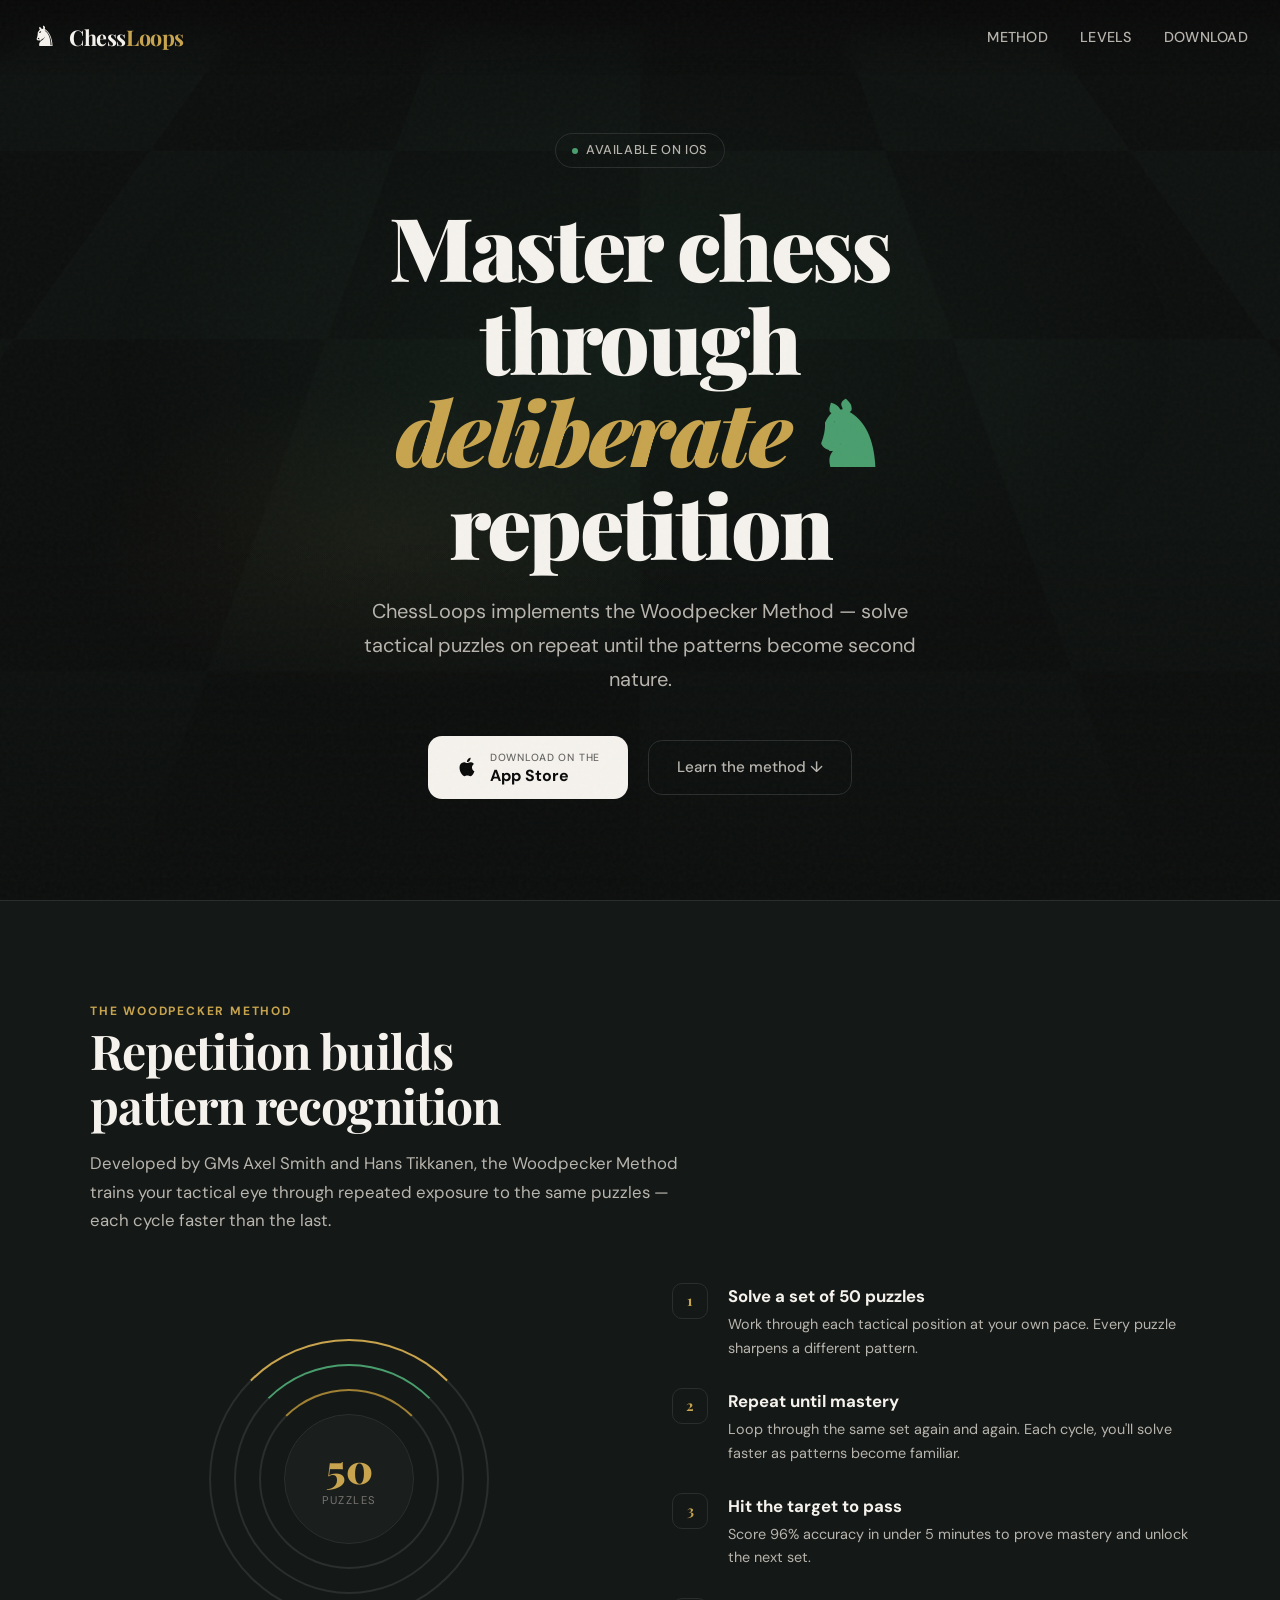
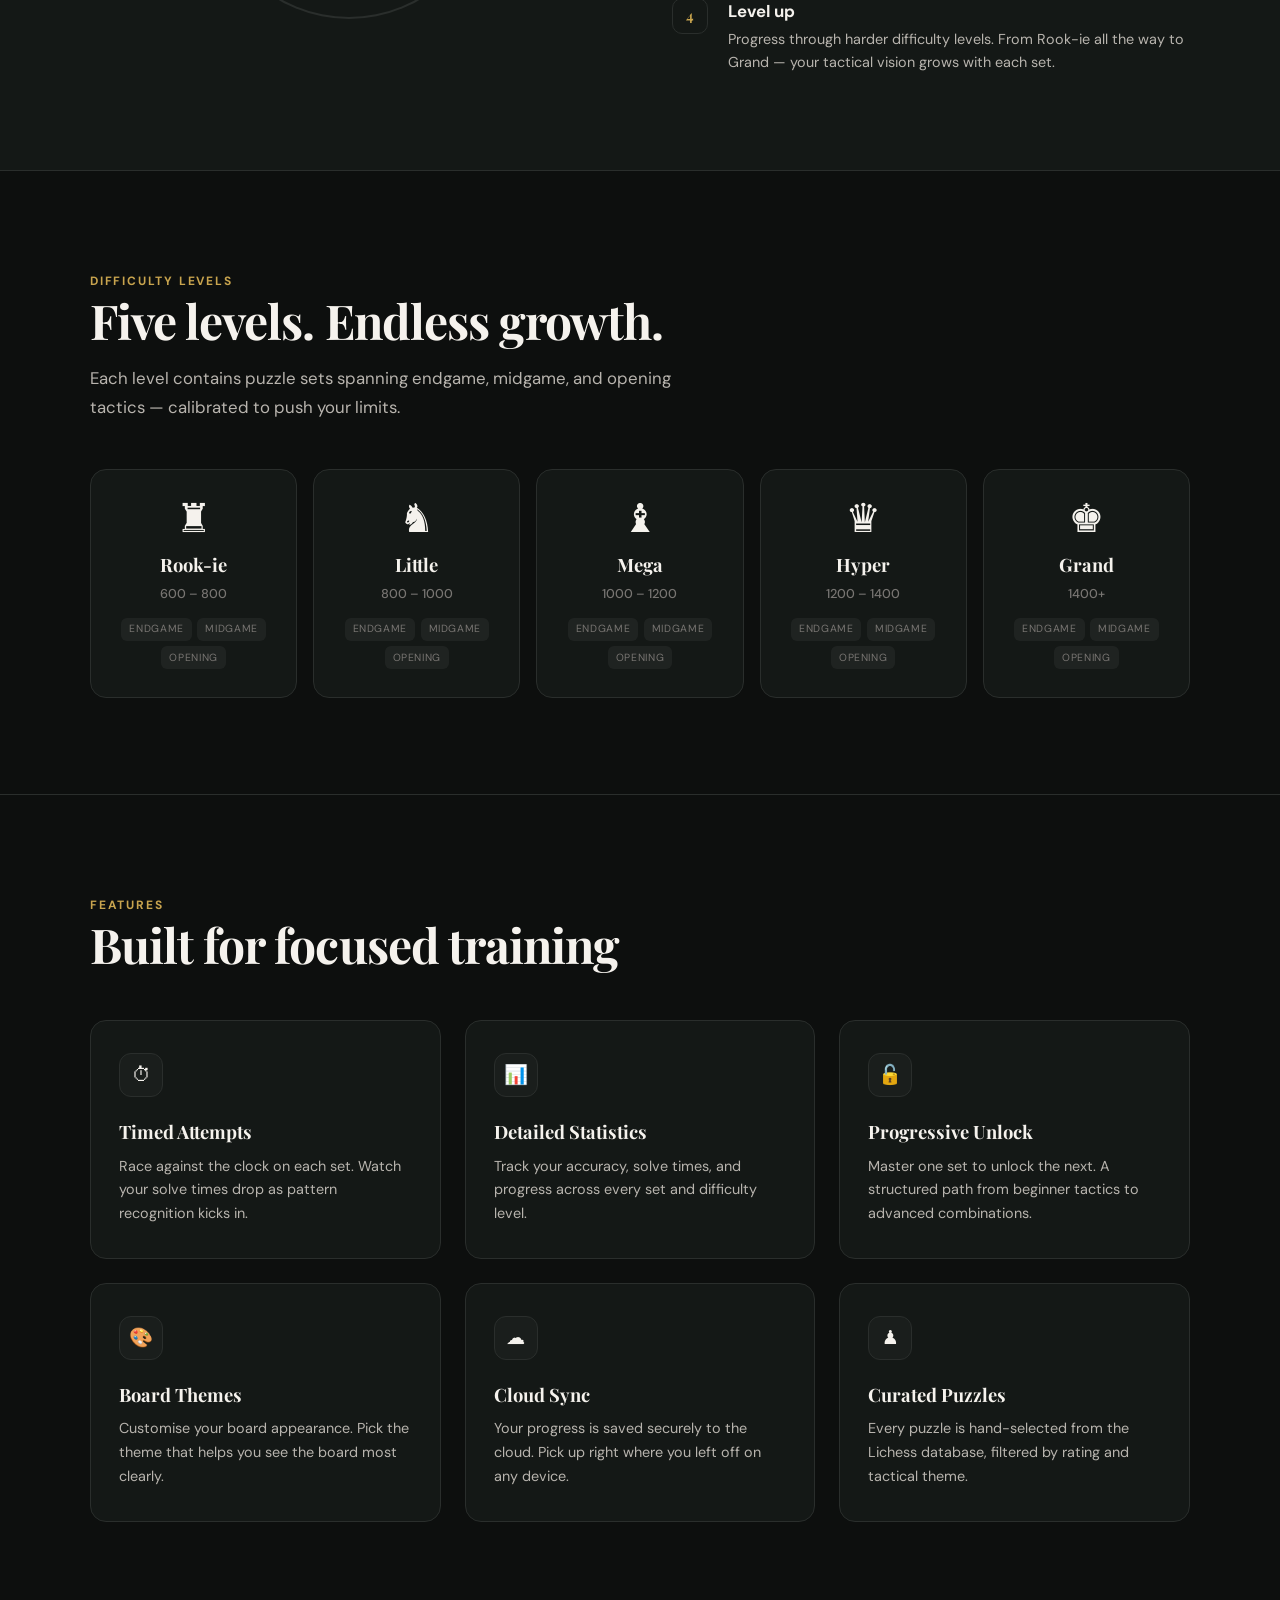
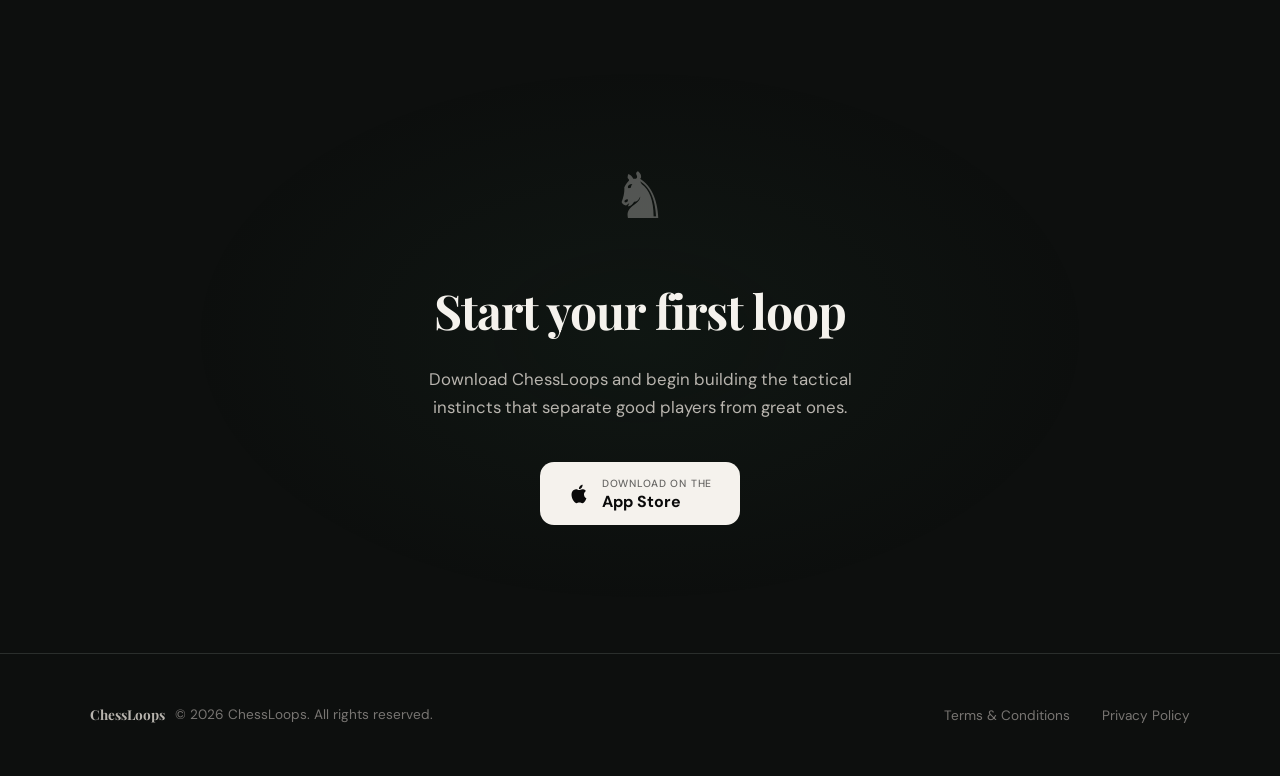
<file: index.html>
<!DOCTYPE html>
<html lang="en">
<head>
  <meta charset="UTF-8">
  <meta name="viewport" content="width=device-width, initial-scale=1.0">
  <meta name="theme-color" content="#141816">
  <title>ChessLoops — Master Chess Through Repetition</title>
  <meta name="description" content="ChessLoops is a chess training app built on the Woodpecker Method. Solve puzzles, build pattern recognition, and master tactics through deliberate repetition.">
  <meta property="og:title" content="ChessLoops — Master Chess Through Repetition">
  <meta property="og:description" content="A chess training app built on the Woodpecker Method. Solve puzzles, build pattern recognition, and master tactics.">
  <meta property="og:type" content="website">
  <meta property="og:url" content="https://chessloops.com">
  <meta property="og:image" content="https://chessloops.com/og-image.png">
  <meta property="og:image:width" content="1200">
  <meta property="og:image:height" content="630">
  <meta property="og:image:alt" content="ChessLoops — a knight glyph next to the wordmark, with the tagline: solve tactical puzzles on repeat until the patterns become second nature.">
  <meta name="twitter:card" content="summary_large_image">
  <meta name="twitter:title" content="ChessLoops — Master Chess Through Repetition">
  <meta name="twitter:description" content="A chess training app built on the Woodpecker Method. Solve puzzles, build pattern recognition, and master tactics.">
  <meta name="twitter:image" content="https://chessloops.com/og-image.png">
  <link rel="canonical" href="https://chessloops.com">
  <link rel="icon" type="image/svg+xml" href="favicon.svg">
  <link rel="alternate icon" href="favicon.ico">
  <link rel="apple-touch-icon" href="apple-touch-icon.png">
  <link rel="preconnect" href="https://fonts.googleapis.com">
  <link rel="preconnect" href="https://fonts.gstatic.com" crossorigin>
  <link rel="stylesheet" href="https://fonts.googleapis.com/css2?family=Playfair+Display:ital,wght@0,400;0,700;0,900;1,400&family=DM+Sans:ital,wght@0,400;0,500;0,700;1,400&display=swap">
  <link rel="stylesheet" href="styles.css">
</head>
<body>

  <!-- Navigation -->
  <nav class="nav">
    <a href="/" class="nav-logo">
      <span class="nav-logo-icon">♞</span>
      <span class="nav-logo-text">Chess<span>Loops</span></span>
    </a>
    <ul class="nav-links">
      <li><a href="#method">Method</a></li>
      <li><a href="#levels">Levels</a></li>
      <li><a href="https://apps.apple.com/us/app/chessloops/id6758915748">Download</a></li>
    </ul>
  </nav>

  <!-- Hero -->
  <section class="hero">
    <div class="hero-board-bg" aria-hidden="true">
      <div class="sq"></div><div class="sq sq-dark"></div><div class="sq"></div><div class="sq sq-dark"></div><div class="sq"></div><div class="sq sq-dark"></div><div class="sq"></div><div class="sq sq-dark"></div>
      <div class="sq sq-dark"></div><div class="sq"></div><div class="sq sq-dark"></div><div class="sq"></div><div class="sq sq-dark"></div><div class="sq"></div><div class="sq sq-dark"></div><div class="sq"></div>
      <div class="sq"></div><div class="sq sq-dark"></div><div class="sq"></div><div class="sq sq-dark"></div><div class="sq"></div><div class="sq sq-dark"></div><div class="sq"></div><div class="sq sq-dark"></div>
      <div class="sq sq-dark"></div><div class="sq"></div><div class="sq sq-dark"></div><div class="sq"></div><div class="sq sq-dark"></div><div class="sq"></div><div class="sq sq-dark"></div><div class="sq"></div>
      <div class="sq"></div><div class="sq sq-dark"></div><div class="sq"></div><div class="sq sq-dark"></div><div class="sq"></div><div class="sq sq-dark"></div><div class="sq"></div><div class="sq sq-dark"></div>
      <div class="sq sq-dark"></div><div class="sq"></div><div class="sq sq-dark"></div><div class="sq"></div><div class="sq sq-dark"></div><div class="sq"></div><div class="sq sq-dark"></div><div class="sq"></div>
      <div class="sq"></div><div class="sq sq-dark"></div><div class="sq"></div><div class="sq sq-dark"></div><div class="sq"></div><div class="sq sq-dark"></div><div class="sq"></div><div class="sq sq-dark"></div>
      <div class="sq sq-dark"></div><div class="sq"></div><div class="sq sq-dark"></div><div class="sq"></div><div class="sq sq-dark"></div><div class="sq"></div><div class="sq sq-dark"></div><div class="sq"></div>
    </div>
    <div class="hero-gradient"></div>

    <div class="hero-content">
      <a
        href="https://apps.apple.com/us/app/chessloops/id6758915748"
        class="hero-badge"
        target="_blank"
        rel="noopener noreferrer"
        aria-label="Download ChessLoops on the App Store"
      >
        <span class="hero-badge-dot"></span>
        Available on iOS
      </a>
      <h1>Master chess through<br><span class="accent">deliberate</span> <span class="piece">♞</span> repetition</h1>
      <p class="hero-subtitle">
        ChessLoops implements the Woodpecker Method — solve tactical puzzles on repeat until the patterns become second nature.
      </p>
      <div class="hero-actions">
        <a href="https://apps.apple.com/us/app/chessloops/id6758915748" class="btn-appstore">
          <svg viewBox="0 0 24 24" fill="currentColor"><path d="M18.71 19.5c-.83 1.24-1.71 2.45-3.05 2.47-1.34.03-1.77-.79-3.29-.79-1.53 0-2 .77-3.27.82-1.31.05-2.3-1.32-3.14-2.53C4.25 17 2.94 12.45 4.7 9.39c.87-1.52 2.43-2.48 4.12-2.51 1.28-.02 2.5.87 3.29.87.78 0 2.26-1.07 3.8-.91.65.03 2.47.26 3.64 1.98-.09.06-2.17 1.28-2.15 3.81.03 3.02 2.65 4.03 2.68 4.04-.03.07-.42 1.44-1.38 2.83M13 3.5c.73-.83 1.94-1.46 2.94-1.5.13 1.17-.34 2.35-1.04 3.19-.69.85-1.83 1.51-2.95 1.42-.15-1.15.41-2.35 1.05-3.11z"/></svg>
          <div>
            <span class="btn-text-sub">Download on the</span>
            <span class="btn-text-main">App Store</span>
          </div>
        </a>
        <a href="#method" class="btn-outline">
          Learn the method ↓
        </a>
      </div>
    </div>
  </section>

  <!-- Method Section -->
  <section class="section method" id="method">
    <div class="section-inner">
      <div class="reveal">
        <span class="section-label">The Woodpecker Method</span>
        <h2 class="section-heading">Repetition builds<br>pattern recognition</h2>
        <p class="section-desc">
          Developed by GMs Axel Smith and Hans Tikkanen, the Woodpecker Method trains your tactical eye through repeated exposure to the same puzzles — each cycle faster than the last.
        </p>
      </div>

      <div class="method-grid">
        <div class="method-visual reveal">
          <div class="method-loop">
            <div class="method-loop-ring"></div>
            <div class="method-loop-ring"></div>
            <div class="method-loop-ring"></div>
            <div class="method-loop-center">
              <span class="method-loop-number">50</span>
              <span class="method-loop-label">Puzzles</span>
            </div>
          </div>
        </div>
        <div class="method-steps reveal">
          <div class="method-step">
            <span class="method-step-num">1</span>
            <div>
              <h3>Solve a set of 50 puzzles</h3>
              <p>Work through each tactical position at your own pace. Every puzzle sharpens a different pattern.</p>
            </div>
          </div>
          <div class="method-step">
            <span class="method-step-num">2</span>
            <div>
              <h3>Repeat until mastery</h3>
              <p>Loop through the same set again and again. Each cycle, you'll solve faster as patterns become familiar.</p>
            </div>
          </div>
          <div class="method-step">
            <span class="method-step-num">3</span>
            <div>
              <h3>Hit the target to pass</h3>
              <p>Score 96% accuracy in under 5 minutes to prove mastery and unlock the next set.</p>
            </div>
          </div>
          <div class="method-step">
            <span class="method-step-num">4</span>
            <div>
              <h3>Level up</h3>
              <p>Progress through harder difficulty levels. From Rook-ie all the way to Grand — your tactical vision grows with each set.</p>
            </div>
          </div>
        </div>
      </div>
    </div>
  </section>

  <!-- Levels Section -->
  <section class="section" id="levels">
    <div class="section-inner">
      <div class="reveal">
        <span class="section-label">Difficulty Levels</span>
        <h2 class="section-heading">Five levels. Endless growth.</h2>
        <p class="section-desc">
          Each level contains puzzle sets spanning endgame, midgame, and opening tactics — calibrated to push your limits.
        </p>
      </div>

      <div class="levels-grid reveal">
        <div class="level-card">
          <div class="level-piece">♜</div>
          <div class="level-name">Rook-ie</div>
          <div class="level-rating">600 – 800</div>
          <div class="level-phases">
            <span class="level-phase-tag">Endgame</span>
            <span class="level-phase-tag">Midgame</span>
            <span class="level-phase-tag">Opening</span>
          </div>
        </div>
        <div class="level-card">
          <div class="level-piece">♞</div>
          <div class="level-name">Little</div>
          <div class="level-rating">800 – 1000</div>
          <div class="level-phases">
            <span class="level-phase-tag">Endgame</span>
            <span class="level-phase-tag">Midgame</span>
            <span class="level-phase-tag">Opening</span>
          </div>
        </div>
        <div class="level-card">
          <div class="level-piece">♝</div>
          <div class="level-name">Mega</div>
          <div class="level-rating">1000 – 1200</div>
          <div class="level-phases">
            <span class="level-phase-tag">Endgame</span>
            <span class="level-phase-tag">Midgame</span>
            <span class="level-phase-tag">Opening</span>
          </div>
        </div>
        <div class="level-card">
          <div class="level-piece">♛</div>
          <div class="level-name">Hyper</div>
          <div class="level-rating">1200 – 1400</div>
          <div class="level-phases">
            <span class="level-phase-tag">Endgame</span>
            <span class="level-phase-tag">Midgame</span>
            <span class="level-phase-tag">Opening</span>
          </div>
        </div>
        <div class="level-card">
          <div class="level-piece">♚</div>
          <div class="level-name">Grand</div>
          <div class="level-rating">1400+</div>
          <div class="level-phases">
            <span class="level-phase-tag">Endgame</span>
            <span class="level-phase-tag">Midgame</span>
            <span class="level-phase-tag">Opening</span>
          </div>
        </div>
      </div>
    </div>
  </section>

  <!-- Features Section -->
  <section class="section" style="border-top: 1px solid var(--dark-border);">
    <div class="section-inner">
      <div class="reveal">
        <span class="section-label">Features</span>
        <h2 class="section-heading">Built for focused training</h2>
      </div>

      <div class="features-grid reveal">
        <div class="feature-card">
          <div class="feature-icon">⏱</div>
          <h3>Timed Attempts</h3>
          <p>Race against the clock on each set. Watch your solve times drop as pattern recognition kicks in.</p>
        </div>
        <div class="feature-card">
          <div class="feature-icon">📊</div>
          <h3>Detailed Statistics</h3>
          <p>Track your accuracy, solve times, and progress across every set and difficulty level.</p>
        </div>
        <div class="feature-card">
          <div class="feature-icon">🔓</div>
          <h3>Progressive Unlock</h3>
          <p>Master one set to unlock the next. A structured path from beginner tactics to advanced combinations.</p>
        </div>
        <div class="feature-card">
          <div class="feature-icon">🎨</div>
          <h3>Board Themes</h3>
          <p>Customise your board appearance. Pick the theme that helps you see the board most clearly.</p>
        </div>
        <div class="feature-card">
          <div class="feature-icon">☁️</div>
          <h3>Cloud Sync</h3>
          <p>Your progress is saved securely to the cloud. Pick up right where you left off on any device.</p>
        </div>
        <div class="feature-card">
          <div class="feature-icon">♟</div>
          <h3>Curated Puzzles</h3>
          <p>Every puzzle is hand-selected from the Lichess database, filtered by rating and tactical theme.</p>
        </div>
      </div>
    </div>
  </section>

  <!-- CTA Section -->
  <section class="cta">
    <div class="reveal">
      <span class="cta-piece" aria-hidden="true">♞</span>
      <h2>Start your first loop</h2>
      <p>Download ChessLoops and begin building the tactical instincts that separate good players from great ones.</p>
      <a href="https://apps.apple.com/us/app/chessloops/id6758915748" class="btn-appstore">
        <svg viewBox="0 0 24 24" fill="currentColor" width="22" height="22"><path d="M18.71 19.5c-.83 1.24-1.71 2.45-3.05 2.47-1.34.03-1.77-.79-3.29-.79-1.53 0-2 .77-3.27.82-1.31.05-2.3-1.32-3.14-2.53C4.25 17 2.94 12.45 4.7 9.39c.87-1.52 2.43-2.48 4.12-2.51 1.28-.02 2.5.87 3.29.87.78 0 2.26-1.07 3.8-.91.65.03 2.47.26 3.64 1.98-.09.06-2.17 1.28-2.15 3.81.03 3.02 2.65 4.03 2.68 4.04-.03.07-.42 1.44-1.38 2.83M13 3.5c.73-.83 1.94-1.46 2.94-1.5.13 1.17-.34 2.35-1.04 3.19-.69.85-1.83 1.51-2.95 1.42-.15-1.15.41-2.35 1.05-3.11z"/></svg>
        <div>
          <span class="btn-text-sub">Download on the</span>
          <span class="btn-text-main">App Store</span>
        </div>
      </a>
    </div>
  </section>

  <!-- Footer -->
  <footer class="footer">
    <div class="footer-inner">
      <div class="footer-brand">
        <span>ChessLoops</span>
        &copy; 2026 ChessLoops. All rights reserved.
      </div>
      <ul class="footer-links">
        <li><a href="terms.html">Terms &amp; Conditions</a></li>
        <li><a href="privacy.html">Privacy Policy</a></li>
      </ul>
    </div>
  </footer>

  <script>
    // Scroll reveal
    const observer = new IntersectionObserver((entries) => {
      entries.forEach(entry => {
        if (entry.isIntersecting) {
          entry.target.classList.add('visible');
        }
      });
    }, { threshold: 0.15 });

    document.querySelectorAll('.reveal').forEach(el => observer.observe(el));
  </script>

</body>
</html>
</file>
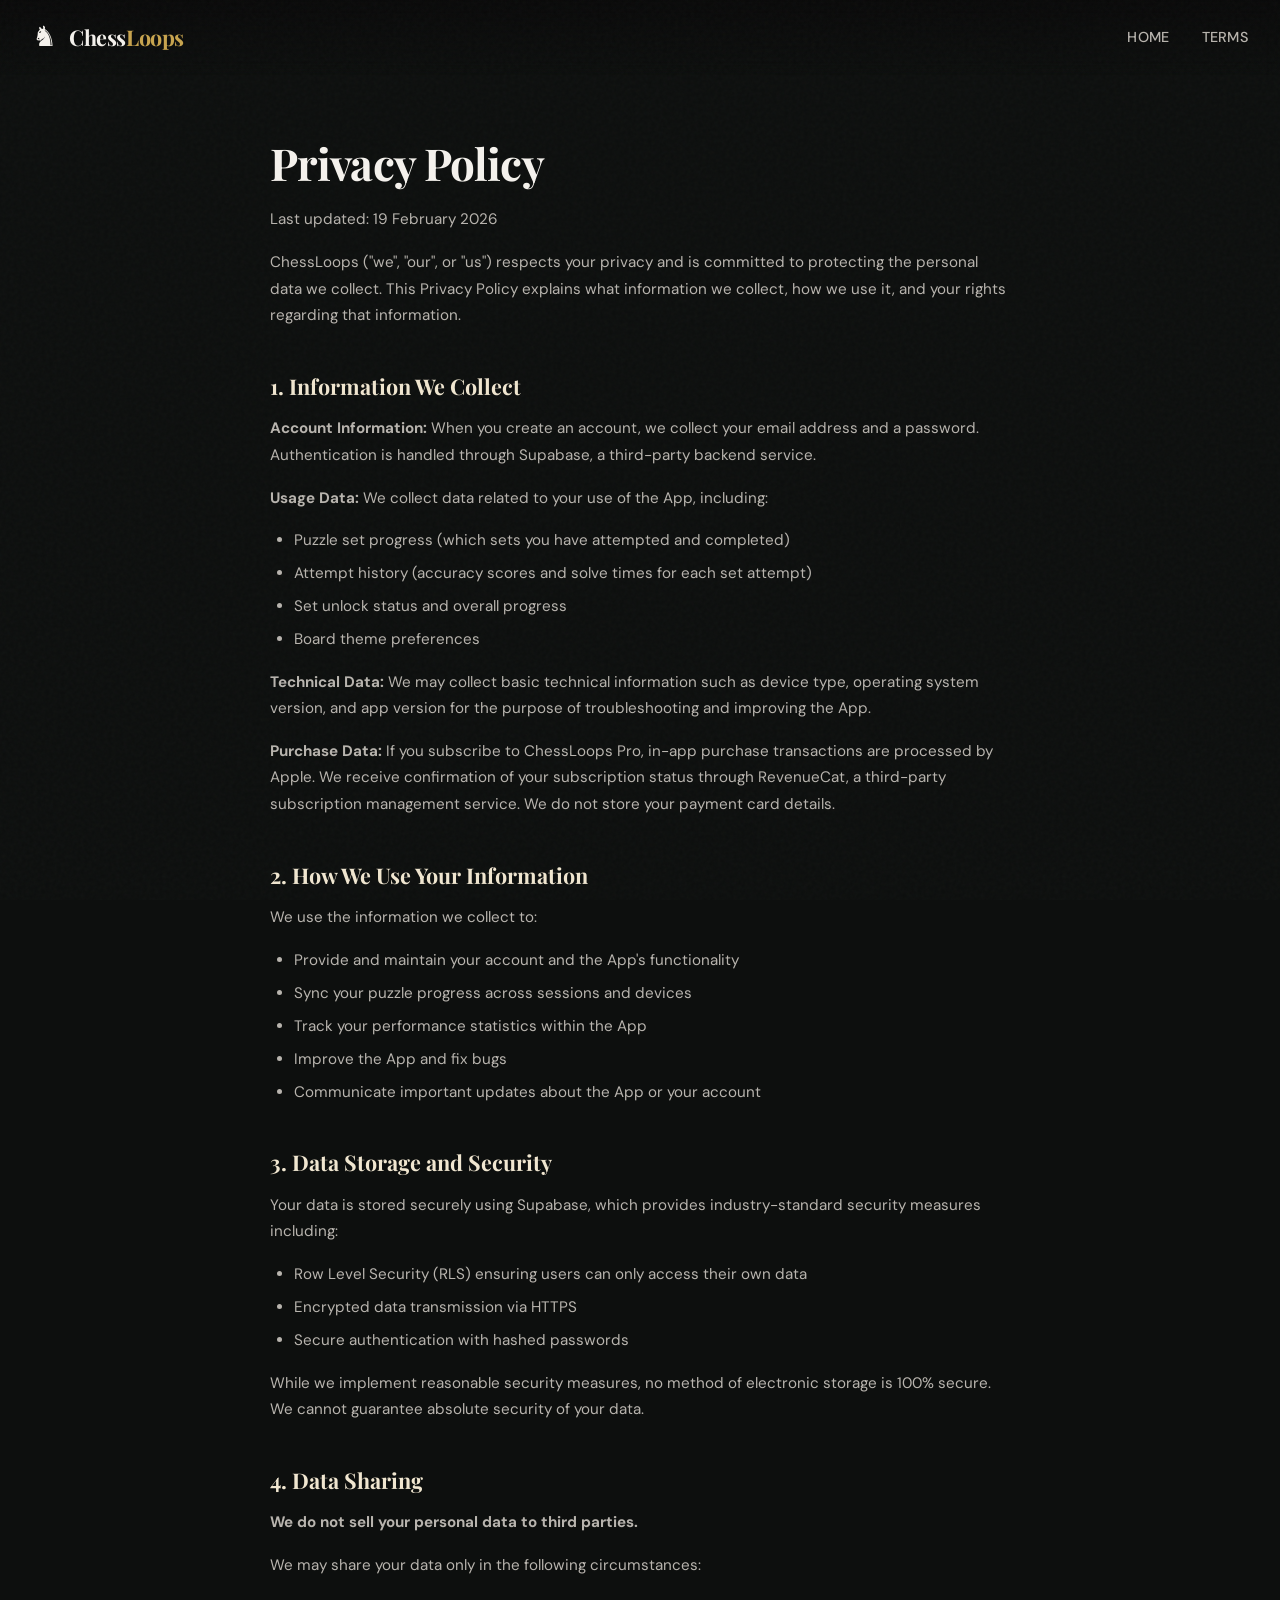
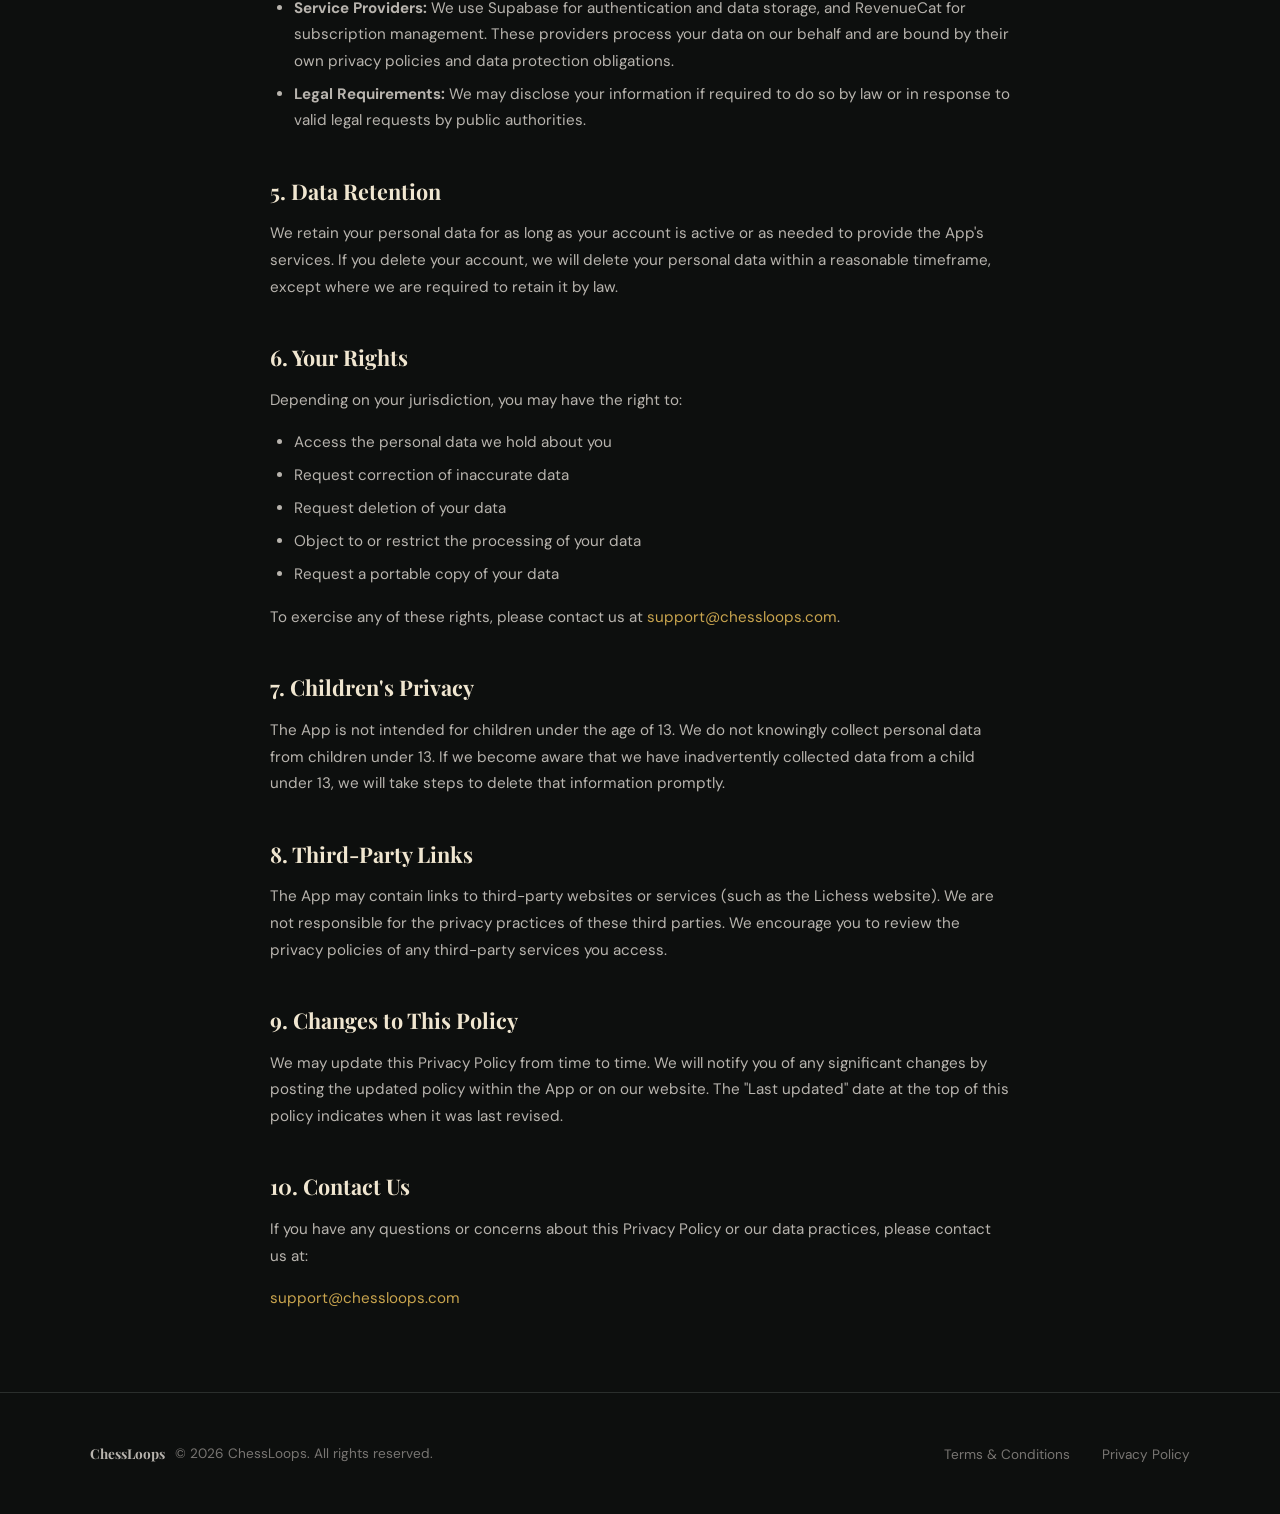
<file: privacy.html>
<!DOCTYPE html>
<html lang="en">
<head>
  <meta charset="UTF-8">
  <meta name="viewport" content="width=device-width, initial-scale=1.0">
  <meta name="theme-color" content="#141816">
  <title>Privacy Policy — ChessLoops</title>
  <meta name="description" content="Privacy Policy for ChessLoops mobile application.">
  <link rel="canonical" href="https://chessloops.com/privacy.html">
  <link rel="icon" type="image/svg+xml" href="favicon.svg">
  <link rel="alternate icon" href="favicon.ico">
  <link rel="apple-touch-icon" href="apple-touch-icon.png">
  <link rel="preconnect" href="https://fonts.googleapis.com">
  <link rel="preconnect" href="https://fonts.gstatic.com" crossorigin>
  <link rel="stylesheet" href="https://fonts.googleapis.com/css2?family=Playfair+Display:ital,wght@0,400;0,700;0,900;1,400&family=DM+Sans:ital,wght@0,400;0,500;0,700;1,400&display=swap">
  <link rel="stylesheet" href="styles.css">
</head>
<body>

  <nav class="nav">
    <a href="/" class="nav-logo">
      <span class="nav-logo-icon">♞</span>
      <span class="nav-logo-text">Chess<span>Loops</span></span>
    </a>
    <ul class="nav-links">
      <li><a href="/">Home</a></li>
      <li><a href="terms.html">Terms</a></li>
    </ul>
  </nav>

  <main class="legal-page">
    <div class="legal-inner">
      <h1>Privacy Policy</h1>
      <p class="legal-date">Last updated: 19 February 2026</p>

      <p>ChessLoops ("we", "our", or "us") respects your privacy and is committed to protecting the personal data we collect. This Privacy Policy explains what information we collect, how we use it, and your rights regarding that information.</p>

      <h2>1. Information We Collect</h2>

      <p><strong>Account Information:</strong> When you create an account, we collect your email address and a password. Authentication is handled through Supabase, a third-party backend service.</p>

      <p><strong>Usage Data:</strong> We collect data related to your use of the App, including:</p>
      <ul>
        <li>Puzzle set progress (which sets you have attempted and completed)</li>
        <li>Attempt history (accuracy scores and solve times for each set attempt)</li>
        <li>Set unlock status and overall progress</li>
        <li>Board theme preferences</li>
      </ul>

      <p><strong>Technical Data:</strong> We may collect basic technical information such as device type, operating system version, and app version for the purpose of troubleshooting and improving the App.</p>

      <p><strong>Purchase Data:</strong> If you subscribe to ChessLoops Pro, in-app purchase transactions are processed by Apple. We receive confirmation of your subscription status through RevenueCat, a third-party subscription management service. We do not store your payment card details.</p>

      <h2>2. How We Use Your Information</h2>
      <p>We use the information we collect to:</p>
      <ul>
        <li>Provide and maintain your account and the App's functionality</li>
        <li>Sync your puzzle progress across sessions and devices</li>
        <li>Track your performance statistics within the App</li>
        <li>Improve the App and fix bugs</li>
        <li>Communicate important updates about the App or your account</li>
      </ul>

      <h2>3. Data Storage and Security</h2>
      <p>Your data is stored securely using Supabase, which provides industry-standard security measures including:</p>
      <ul>
        <li>Row Level Security (RLS) ensuring users can only access their own data</li>
        <li>Encrypted data transmission via HTTPS</li>
        <li>Secure authentication with hashed passwords</li>
      </ul>
      <p>While we implement reasonable security measures, no method of electronic storage is 100% secure. We cannot guarantee absolute security of your data.</p>

      <h2>4. Data Sharing</h2>
      <p><strong>We do not sell your personal data to third parties.</strong></p>
      <p>We may share your data only in the following circumstances:</p>
      <ul>
        <li><strong>Service Providers:</strong> We use Supabase for authentication and data storage, and RevenueCat for subscription management. These providers process your data on our behalf and are bound by their own privacy policies and data protection obligations.</li>
        <li><strong>Legal Requirements:</strong> We may disclose your information if required to do so by law or in response to valid legal requests by public authorities.</li>
      </ul>

      <h2>5. Data Retention</h2>
      <p>We retain your personal data for as long as your account is active or as needed to provide the App's services. If you delete your account, we will delete your personal data within a reasonable timeframe, except where we are required to retain it by law.</p>

      <h2>6. Your Rights</h2>
      <p>Depending on your jurisdiction, you may have the right to:</p>
      <ul>
        <li>Access the personal data we hold about you</li>
        <li>Request correction of inaccurate data</li>
        <li>Request deletion of your data</li>
        <li>Object to or restrict the processing of your data</li>
        <li>Request a portable copy of your data</li>
      </ul>
      <p>To exercise any of these rights, please contact us at <a href="mailto:support@chessloops.com">support@chessloops.com</a>.</p>

      <h2>7. Children's Privacy</h2>
      <p>The App is not intended for children under the age of 13. We do not knowingly collect personal data from children under 13. If we become aware that we have inadvertently collected data from a child under 13, we will take steps to delete that information promptly.</p>

      <h2>8. Third-Party Links</h2>
      <p>The App may contain links to third-party websites or services (such as the Lichess website). We are not responsible for the privacy practices of these third parties. We encourage you to review the privacy policies of any third-party services you access.</p>

      <h2>9. Changes to This Policy</h2>
      <p>We may update this Privacy Policy from time to time. We will notify you of any significant changes by posting the updated policy within the App or on our website. The "Last updated" date at the top of this policy indicates when it was last revised.</p>

      <h2>10. Contact Us</h2>
      <p>If you have any questions or concerns about this Privacy Policy or our data practices, please contact us at:</p>
      <p><a href="mailto:support@chessloops.com">support@chessloops.com</a></p>
    </div>
  </main>

  <footer class="footer">
    <div class="footer-inner">
      <div class="footer-brand">
        <span>ChessLoops</span>
        &copy; 2026 ChessLoops. All rights reserved.
      </div>
      <ul class="footer-links">
        <li><a href="terms.html">Terms &amp; Conditions</a></li>
        <li><a href="privacy.html">Privacy Policy</a></li>
      </ul>
    </div>
  </footer>

</body>
</html>
</file>
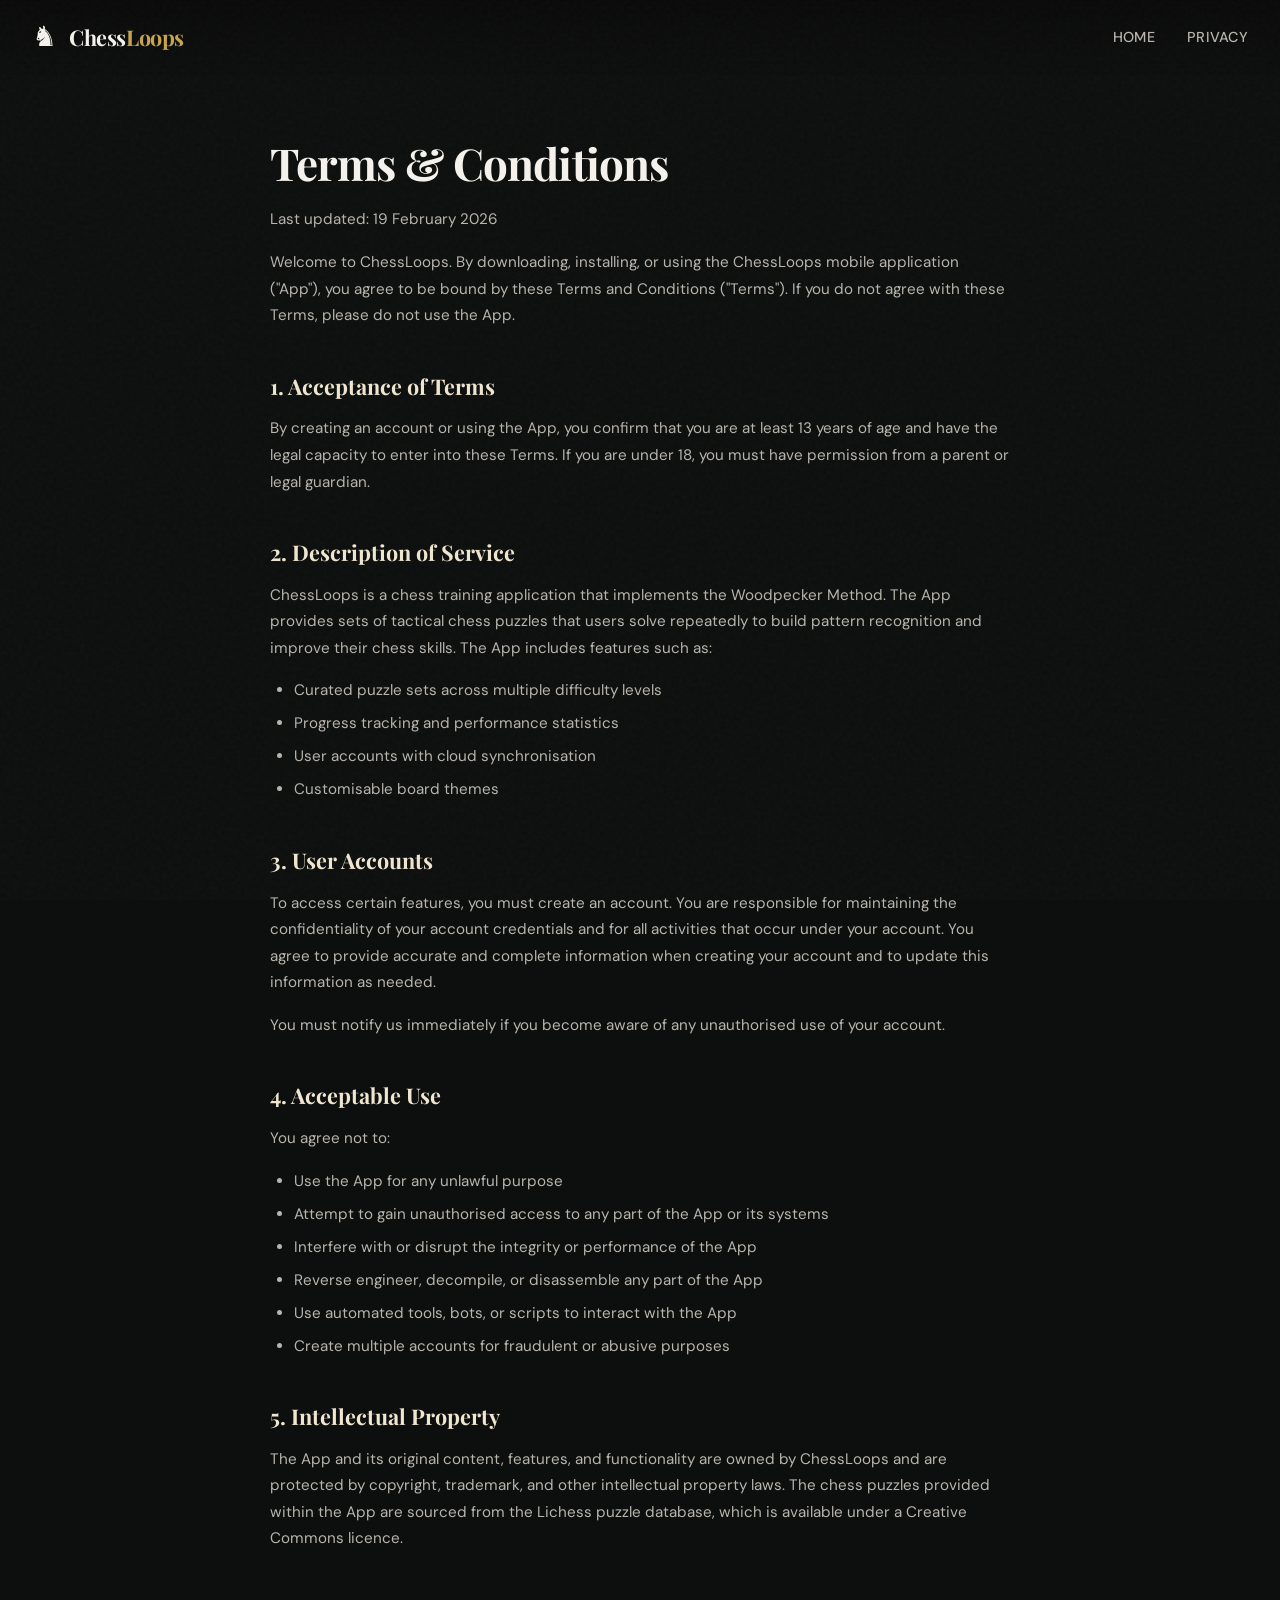
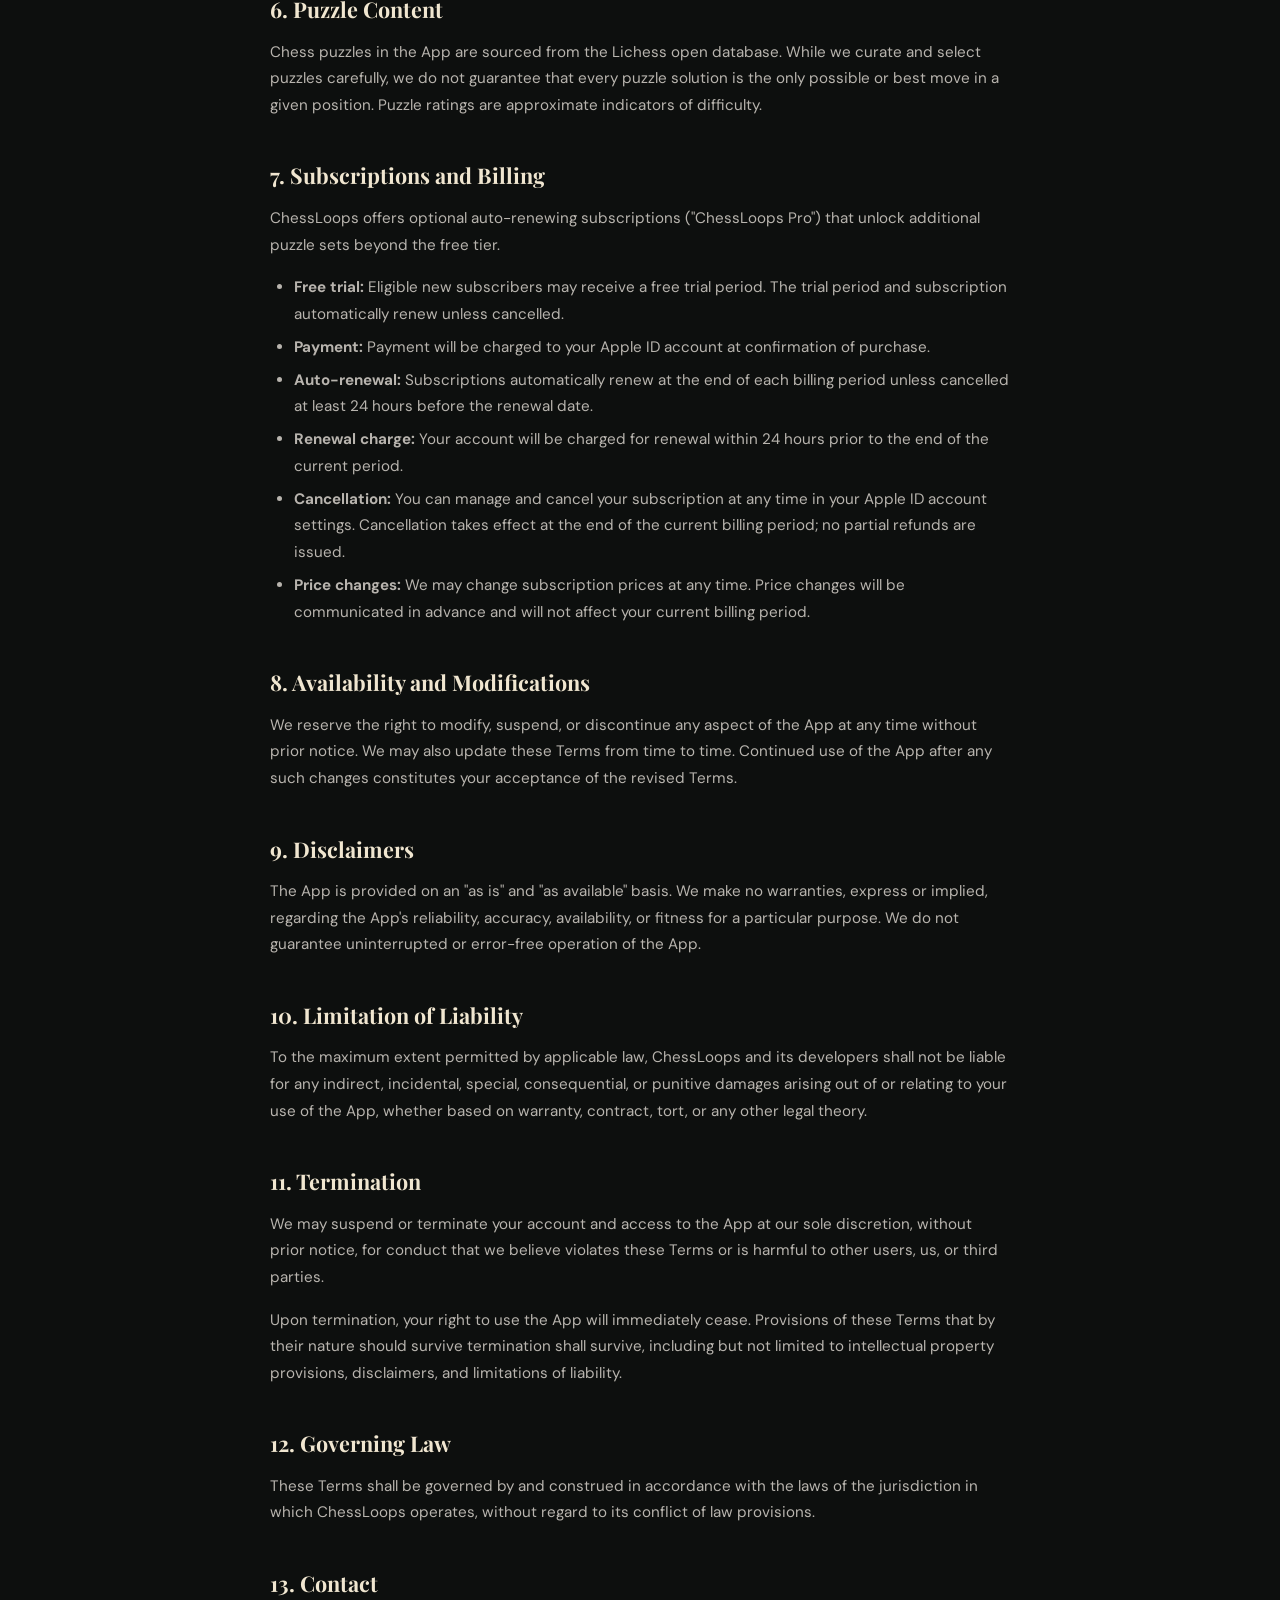
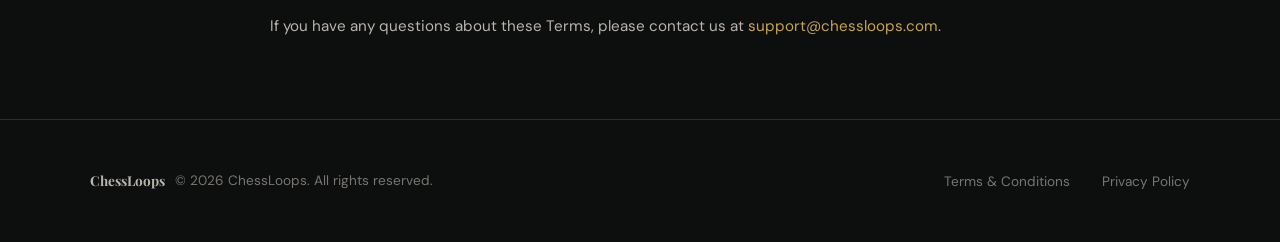
<file: terms.html>
<!DOCTYPE html>
<html lang="en">
<head>
  <meta charset="UTF-8">
  <meta name="viewport" content="width=device-width, initial-scale=1.0">
  <meta name="theme-color" content="#141816">
  <title>Terms &amp; Conditions — ChessLoops</title>
  <meta name="description" content="Terms and Conditions for ChessLoops mobile application.">
  <link rel="canonical" href="https://chessloops.com/terms.html">
  <link rel="icon" type="image/svg+xml" href="favicon.svg">
  <link rel="alternate icon" href="favicon.ico">
  <link rel="apple-touch-icon" href="apple-touch-icon.png">
  <link rel="preconnect" href="https://fonts.googleapis.com">
  <link rel="preconnect" href="https://fonts.gstatic.com" crossorigin>
  <link rel="stylesheet" href="https://fonts.googleapis.com/css2?family=Playfair+Display:ital,wght@0,400;0,700;0,900;1,400&family=DM+Sans:ital,wght@0,400;0,500;0,700;1,400&display=swap">
  <link rel="stylesheet" href="styles.css">
</head>
<body>

  <nav class="nav">
    <a href="/" class="nav-logo">
      <span class="nav-logo-icon">♞</span>
      <span class="nav-logo-text">Chess<span>Loops</span></span>
    </a>
    <ul class="nav-links">
      <li><a href="/">Home</a></li>
      <li><a href="privacy.html">Privacy</a></li>
    </ul>
  </nav>

  <main class="legal-page">
    <div class="legal-inner">
      <h1>Terms &amp; Conditions</h1>
      <p class="legal-date">Last updated: 19 February 2026</p>

      <p>Welcome to ChessLoops. By downloading, installing, or using the ChessLoops mobile application ("App"), you agree to be bound by these Terms and Conditions ("Terms"). If you do not agree with these Terms, please do not use the App.</p>

      <h2>1. Acceptance of Terms</h2>
      <p>By creating an account or using the App, you confirm that you are at least 13 years of age and have the legal capacity to enter into these Terms. If you are under 18, you must have permission from a parent or legal guardian.</p>

      <h2>2. Description of Service</h2>
      <p>ChessLoops is a chess training application that implements the Woodpecker Method. The App provides sets of tactical chess puzzles that users solve repeatedly to build pattern recognition and improve their chess skills. The App includes features such as:</p>
      <ul>
        <li>Curated puzzle sets across multiple difficulty levels</li>
        <li>Progress tracking and performance statistics</li>
        <li>User accounts with cloud synchronisation</li>
        <li>Customisable board themes</li>
      </ul>

      <h2>3. User Accounts</h2>
      <p>To access certain features, you must create an account. You are responsible for maintaining the confidentiality of your account credentials and for all activities that occur under your account. You agree to provide accurate and complete information when creating your account and to update this information as needed.</p>
      <p>You must notify us immediately if you become aware of any unauthorised use of your account.</p>

      <h2>4. Acceptable Use</h2>
      <p>You agree not to:</p>
      <ul>
        <li>Use the App for any unlawful purpose</li>
        <li>Attempt to gain unauthorised access to any part of the App or its systems</li>
        <li>Interfere with or disrupt the integrity or performance of the App</li>
        <li>Reverse engineer, decompile, or disassemble any part of the App</li>
        <li>Use automated tools, bots, or scripts to interact with the App</li>
        <li>Create multiple accounts for fraudulent or abusive purposes</li>
      </ul>

      <h2>5. Intellectual Property</h2>
      <p>The App and its original content, features, and functionality are owned by ChessLoops and are protected by copyright, trademark, and other intellectual property laws. The chess puzzles provided within the App are sourced from the Lichess puzzle database, which is available under a Creative Commons licence.</p>

      <h2>6. Puzzle Content</h2>
      <p>Chess puzzles in the App are sourced from the Lichess open database. While we curate and select puzzles carefully, we do not guarantee that every puzzle solution is the only possible or best move in a given position. Puzzle ratings are approximate indicators of difficulty.</p>

      <h2>7. Subscriptions and Billing</h2>
      <p>ChessLoops offers optional auto-renewing subscriptions ("ChessLoops Pro") that unlock additional puzzle sets beyond the free tier.</p>
      <ul>
        <li><strong>Free trial:</strong> Eligible new subscribers may receive a free trial period. The trial period and subscription automatically renew unless cancelled.</li>
        <li><strong>Payment:</strong> Payment will be charged to your Apple ID account at confirmation of purchase.</li>
        <li><strong>Auto-renewal:</strong> Subscriptions automatically renew at the end of each billing period unless cancelled at least 24 hours before the renewal date.</li>
        <li><strong>Renewal charge:</strong> Your account will be charged for renewal within 24 hours prior to the end of the current period.</li>
        <li><strong>Cancellation:</strong> You can manage and cancel your subscription at any time in your Apple ID account settings. Cancellation takes effect at the end of the current billing period; no partial refunds are issued.</li>
        <li><strong>Price changes:</strong> We may change subscription prices at any time. Price changes will be communicated in advance and will not affect your current billing period.</li>
      </ul>

      <h2>8. Availability and Modifications</h2>
      <p>We reserve the right to modify, suspend, or discontinue any aspect of the App at any time without prior notice. We may also update these Terms from time to time. Continued use of the App after any such changes constitutes your acceptance of the revised Terms.</p>

      <h2>9. Disclaimers</h2>
      <p>The App is provided on an "as is" and "as available" basis. We make no warranties, express or implied, regarding the App's reliability, accuracy, availability, or fitness for a particular purpose. We do not guarantee uninterrupted or error-free operation of the App.</p>

      <h2>10. Limitation of Liability</h2>
      <p>To the maximum extent permitted by applicable law, ChessLoops and its developers shall not be liable for any indirect, incidental, special, consequential, or punitive damages arising out of or relating to your use of the App, whether based on warranty, contract, tort, or any other legal theory.</p>

      <h2>11. Termination</h2>
      <p>We may suspend or terminate your account and access to the App at our sole discretion, without prior notice, for conduct that we believe violates these Terms or is harmful to other users, us, or third parties.</p>
      <p>Upon termination, your right to use the App will immediately cease. Provisions of these Terms that by their nature should survive termination shall survive, including but not limited to intellectual property provisions, disclaimers, and limitations of liability.</p>

      <h2>12. Governing Law</h2>
      <p>These Terms shall be governed by and construed in accordance with the laws of the jurisdiction in which ChessLoops operates, without regard to its conflict of law provisions.</p>

      <h2>13. Contact</h2>
      <p>If you have any questions about these Terms, please contact us at <a href="mailto:support@chessloops.com">support@chessloops.com</a>.</p>
    </div>
  </main>

  <footer class="footer">
    <div class="footer-inner">
      <div class="footer-brand">
        <span>ChessLoops</span>
        &copy; 2026 ChessLoops. All rights reserved.
      </div>
      <ul class="footer-links">
        <li><a href="terms.html">Terms &amp; Conditions</a></li>
        <li><a href="privacy.html">Privacy Policy</a></li>
      </ul>
    </div>
  </footer>

</body>
</html>
</file>
<file: styles.css>
/* ============================================
   ChessLoops — Global Styles
   ============================================ */

:root {
  --black: #0a0a0a;
  --black-rich: #0d0f0e;
  --dark: #141816;
  --dark-elevated: #1a1e1c;
  --dark-border: #2a2e2c;
  --green-deep: #1a3a2a;
  --green-felt: #2d5a3f;
  --green-accent: #4a9e6e;
  --green-bright: #5cb87a;
  --gold: #c8a44e;
  --gold-light: #dbb964;
  --gold-dim: #a08035;
  --cream: #f0e6d0;
  --cream-soft: #e8dcc4;
  --white: #f5f2ed;
  --white-muted: #b8b4ae;
  --white-dim: #787572;
  --font-display: 'Playfair Display', Georgia, serif;
  --font-body: 'DM Sans', system-ui, sans-serif;
  --ease-out-expo: cubic-bezier(0.16, 1, 0.3, 1);
  --ease-out-back: cubic-bezier(0.34, 1.56, 0.64, 1);
}

*, *::before, *::after {
  margin: 0;
  padding: 0;
  box-sizing: border-box;
}

html {
  scroll-behavior: smooth;
  -webkit-font-smoothing: antialiased;
  -moz-osx-font-smoothing: grayscale;
}

body {
  font-family: var(--font-body);
  background: var(--black-rich);
  color: var(--white);
  line-height: 1.6;
  overflow-x: hidden;
}

a {
  color: var(--gold);
  text-decoration: none;
  transition: color 0.2s ease;
}

a:hover {
  color: var(--gold-light);
}

/* ============================================
   Noise Texture Overlay
   ============================================ */
body::before {
  content: '';
  position: fixed;
  inset: 0;
  opacity: 0.03;
  background-image: url("data:image/svg+xml,%3Csvg viewBox='0 0 256 256' xmlns='http://www.w3.org/2000/svg'%3E%3Cfilter id='noise'%3E%3CfeTurbulence type='fractalNoise' baseFrequency='0.9' numOctaves='4' stitchTiles='stitch'/%3E%3C/filter%3E%3Crect width='100%25' height='100%25' filter='url(%23noise)'/%3E%3C/svg%3E");
  pointer-events: none;
  z-index: 9999;
}

/* ============================================
   Navigation
   ============================================ */
.nav {
  position: fixed;
  top: 0;
  left: 0;
  right: 0;
  z-index: 100;
  padding: 1.25rem 2rem;
  display: flex;
  align-items: center;
  justify-content: space-between;
  background: linear-gradient(to bottom, rgba(10,10,10,0.95), rgba(10,10,10,0));
  backdrop-filter: blur(8px);
  -webkit-backdrop-filter: blur(8px);
}

.nav-logo {
  display: flex;
  align-items: center;
  gap: 0.75rem;
  text-decoration: none;
  color: var(--white);
}

.nav-logo-icon {
  font-size: 1.75rem;
  line-height: 1;
}

.nav-logo-text {
  font-family: var(--font-display);
  font-size: 1.35rem;
  font-weight: 700;
  letter-spacing: -0.02em;
}

.nav-logo-text span {
  color: var(--gold);
}

.nav-links {
  display: flex;
  align-items: center;
  gap: 2rem;
  list-style: none;
}

.nav-links a {
  color: var(--white-muted);
  font-size: 0.9rem;
  font-weight: 500;
  letter-spacing: 0.02em;
  text-transform: uppercase;
  transition: color 0.25s ease;
}

.nav-links a:hover {
  color: var(--white);
}

/* ============================================
   Hero Section
   ============================================ */
.hero {
  position: relative;
  min-height: 100vh;
  display: flex;
  align-items: center;
  justify-content: center;
  padding: 8rem 2rem 6rem;
  overflow: hidden;
}

.hero-board-bg {
  position: absolute;
  inset: 0;
  display: grid;
  grid-template-columns: repeat(8, 1fr);
  grid-template-rows: repeat(8, 1fr);
  opacity: 0.04;
  transform: perspective(800px) rotateX(45deg) scale(1.8);
  transform-origin: center 30%;
}

.hero-board-bg .sq {
  aspect-ratio: 1;
}

.hero-board-bg .sq-dark {
  background: var(--green-felt);
}

.hero-gradient {
  position: absolute;
  inset: 0;
  background:
    radial-gradient(ellipse 60% 50% at 50% 40%, rgba(42,90,63,0.15) 0%, transparent 70%),
    radial-gradient(ellipse 40% 30% at 30% 60%, rgba(200,164,78,0.06) 0%, transparent 60%),
    linear-gradient(to bottom, transparent 60%, var(--black-rich));
  pointer-events: none;
}

.hero-content {
  position: relative;
  z-index: 2;
  max-width: 800px;
  text-align: center;
}

.hero-badge {
  display: inline-flex;
  align-items: center;
  gap: 0.5rem;
  padding: 0.4rem 1rem;
  margin-bottom: 2rem;
  border: 1px solid var(--dark-border);
  border-radius: 100px;
  font-size: 0.8rem;
  font-weight: 500;
  color: var(--white-muted);
  letter-spacing: 0.05em;
  text-transform: uppercase;
  opacity: 0;
  animation: fadeUp 0.8s var(--ease-out-expo) 0.2s forwards;
  transition: color 0.2s ease, border-color 0.2s ease, background 0.2s ease;
}

.hero-badge:hover {
  color: var(--white);
  border-color: var(--white-dim);
  background: rgba(255,255,255,0.03);
}

.hero-badge-dot {
  width: 6px;
  height: 6px;
  border-radius: 50%;
  background: var(--green-accent);
  animation: pulse 2s ease infinite;
}

.hero h1 {
  font-family: var(--font-display);
  font-size: clamp(3rem, 7vw, 5.5rem);
  font-weight: 900;
  line-height: 1.05;
  letter-spacing: -0.03em;
  margin-bottom: 1.5rem;
  opacity: 0;
  animation: fadeUp 0.8s var(--ease-out-expo) 0.35s forwards;
}

.hero h1 .accent {
  color: var(--gold);
  font-style: italic;
}

.hero h1 .piece {
  display: inline-block;
  color: var(--green-accent);
  animation: float 4s ease-in-out infinite;
}

.hero-subtitle {
  font-size: clamp(1.05rem, 2vw, 1.25rem);
  color: var(--white-muted);
  max-width: 560px;
  margin: 0 auto 2.5rem;
  line-height: 1.7;
  opacity: 0;
  animation: fadeUp 0.8s var(--ease-out-expo) 0.5s forwards;
}

.hero-actions {
  display: flex;
  align-items: center;
  justify-content: center;
  gap: 1.25rem;
  flex-wrap: wrap;
  opacity: 0;
  animation: fadeUp 0.8s var(--ease-out-expo) 0.65s forwards;
}

/* ============================================
   Buttons
   ============================================ */
.btn-appstore {
  display: inline-flex;
  align-items: center;
  gap: 0.75rem;
  padding: 0.9rem 1.75rem;
  background: var(--white);
  color: var(--black);
  border-radius: 14px;
  font-family: var(--font-body);
  font-size: 1rem;
  font-weight: 700;
  text-decoration: none;
  transition: all 0.3s var(--ease-out-expo);
  box-shadow: 0 0 0 0 rgba(245,242,237,0.1);
}

.btn-appstore:hover {
  color: var(--black);
  transform: translateY(-2px);
  box-shadow: 0 8px 30px rgba(245,242,237,0.12);
}

.btn-appstore svg {
  width: 22px;
  height: 22px;
}

.btn-appstore .btn-text-sub {
  font-size: 0.65rem;
  font-weight: 500;
  text-transform: uppercase;
  letter-spacing: 0.08em;
  opacity: 0.6;
  display: block;
  text-align: left;
}

.btn-appstore .btn-text-main {
  display: block;
  text-align: left;
  line-height: 1.1;
}

.btn-outline {
  display: inline-flex;
  align-items: center;
  gap: 0.5rem;
  padding: 0.9rem 1.75rem;
  border: 1px solid var(--dark-border);
  border-radius: 14px;
  color: var(--white-muted);
  font-size: 0.95rem;
  font-weight: 500;
  text-decoration: none;
  transition: all 0.3s var(--ease-out-expo);
}

.btn-outline:hover {
  color: var(--white);
  border-color: var(--white-dim);
  background: rgba(255,255,255,0.03);
}

/* ============================================
   Section Commons
   ============================================ */
.section {
  padding: 6rem 2rem;
  position: relative;
}

.section-inner {
  max-width: 1100px;
  margin: 0 auto;
}

.section-label {
  font-size: 0.75rem;
  font-weight: 700;
  letter-spacing: 0.15em;
  text-transform: uppercase;
  color: var(--gold);
  margin-bottom: 1rem;
}

.section-heading {
  font-family: var(--font-display);
  font-size: clamp(2rem, 4vw, 3rem);
  font-weight: 700;
  line-height: 1.15;
  letter-spacing: -0.02em;
  margin-bottom: 1rem;
}

.section-desc {
  font-size: 1.05rem;
  color: var(--white-muted);
  max-width: 600px;
  line-height: 1.7;
}

/* ============================================
   Method Section
   ============================================ */
.method {
  background: var(--dark);
  border-top: 1px solid var(--dark-border);
  border-bottom: 1px solid var(--dark-border);
}

.method-grid {
  display: grid;
  grid-template-columns: 1fr 1fr;
  gap: 4rem;
  align-items: center;
  margin-top: 3rem;
}

.method-visual {
  position: relative;
  display: flex;
  justify-content: center;
  align-items: center;
}

.method-loop {
  position: relative;
  width: 280px;
  height: 280px;
}

.method-loop-ring {
  position: absolute;
  inset: 0;
  border: 2px solid var(--dark-border);
  border-radius: 50%;
  border-top-color: var(--gold);
  animation: spin 8s linear infinite;
}

.method-loop-ring:nth-child(2) {
  inset: 25px;
  border-top-color: var(--green-accent);
  animation-duration: 6s;
  animation-direction: reverse;
}

.method-loop-ring:nth-child(3) {
  inset: 50px;
  border-top-color: var(--gold-dim);
  animation-duration: 10s;
}

.method-loop-center {
  position: absolute;
  inset: 75px;
  display: flex;
  flex-direction: column;
  align-items: center;
  justify-content: center;
  background: var(--dark-elevated);
  border-radius: 50%;
  border: 1px solid var(--dark-border);
}

.method-loop-number {
  font-family: var(--font-display);
  font-size: 2.5rem;
  font-weight: 900;
  color: var(--gold);
  line-height: 1;
}

.method-loop-label {
  font-size: 0.7rem;
  text-transform: uppercase;
  letter-spacing: 0.12em;
  color: var(--white-dim);
  margin-top: 0.25rem;
}

.method-steps {
  display: flex;
  flex-direction: column;
  gap: 1.75rem;
}

.method-step {
  display: flex;
  gap: 1.25rem;
  align-items: flex-start;
}

.method-step-num {
  flex-shrink: 0;
  width: 36px;
  height: 36px;
  display: flex;
  align-items: center;
  justify-content: center;
  border: 1px solid var(--dark-border);
  border-radius: 10px;
  font-family: var(--font-display);
  font-size: 0.9rem;
  font-weight: 700;
  color: var(--gold);
}

.method-step h3 {
  font-size: 1.05rem;
  font-weight: 700;
  margin-bottom: 0.25rem;
}

.method-step p {
  font-size: 0.9rem;
  color: var(--white-muted);
  line-height: 1.6;
}

/* ============================================
   Levels Section
   ============================================ */
.levels-grid {
  display: grid;
  grid-template-columns: repeat(5, 1fr);
  gap: 1rem;
  margin-top: 3rem;
}

.level-card {
  position: relative;
  padding: 1.75rem 1.25rem;
  background: var(--dark);
  border: 1px solid var(--dark-border);
  border-radius: 16px;
  text-align: center;
  transition: all 0.4s var(--ease-out-expo);
  overflow: hidden;
}

.level-card::before {
  content: '';
  position: absolute;
  inset: 0;
  opacity: 0;
  transition: opacity 0.4s ease;
  border-radius: 16px;
}

.level-card:hover {
  transform: translateY(-4px);
  border-color: transparent;
}

.level-card:hover::before {
  opacity: 1;
}

.level-card:nth-child(1)::before { background: linear-gradient(135deg, rgba(74,158,110,0.1), transparent); }
.level-card:nth-child(1):hover { border-color: rgba(74,158,110,0.3); }
.level-card:nth-child(2)::before { background: linear-gradient(135deg, rgba(78,140,200,0.1), transparent); }
.level-card:nth-child(2):hover { border-color: rgba(78,140,200,0.3); }
.level-card:nth-child(3)::before { background: linear-gradient(135deg, rgba(200,164,78,0.1), transparent); }
.level-card:nth-child(3):hover { border-color: rgba(200,164,78,0.3); }
.level-card:nth-child(4)::before { background: linear-gradient(135deg, rgba(200,120,78,0.1), transparent); }
.level-card:nth-child(4):hover { border-color: rgba(200,120,78,0.3); }
.level-card:nth-child(5)::before { background: linear-gradient(135deg, rgba(180,78,200,0.1), transparent); }
.level-card:nth-child(5):hover { border-color: rgba(180,78,200,0.3); }

.level-piece {
  font-size: 2.5rem;
  line-height: 1;
  margin-bottom: 0.75rem;
  position: relative;
  z-index: 1;
}

.level-name {
  font-family: var(--font-display);
  font-size: 1.15rem;
  font-weight: 700;
  margin-bottom: 0.25rem;
  position: relative;
  z-index: 1;
}

.level-rating {
  font-size: 0.8rem;
  color: var(--white-dim);
  font-weight: 500;
  position: relative;
  z-index: 1;
}

.level-phases {
  display: flex;
  flex-wrap: wrap;
  justify-content: center;
  gap: 0.35rem;
  margin-top: 0.85rem;
  position: relative;
  z-index: 1;
}

.level-phase-tag {
  font-size: 0.65rem;
  padding: 0.2rem 0.5rem;
  border-radius: 6px;
  background: rgba(255,255,255,0.05);
  color: var(--white-dim);
  text-transform: uppercase;
  letter-spacing: 0.06em;
}

/* ============================================
   Features Section
   ============================================ */
.features-grid {
  display: grid;
  grid-template-columns: repeat(3, 1fr);
  gap: 1.5rem;
  margin-top: 3rem;
}

.feature-card {
  padding: 2rem 1.75rem;
  background: var(--dark);
  border: 1px solid var(--dark-border);
  border-radius: 16px;
  transition: border-color 0.3s ease;
}

.feature-card:hover {
  border-color: var(--dark-border);
}

.feature-icon {
  width: 44px;
  height: 44px;
  display: flex;
  align-items: center;
  justify-content: center;
  background: var(--dark-elevated);
  border: 1px solid var(--dark-border);
  border-radius: 12px;
  font-size: 1.2rem;
  margin-bottom: 1.25rem;
}

.feature-card h3 {
  font-family: var(--font-display);
  font-size: 1.15rem;
  font-weight: 700;
  margin-bottom: 0.5rem;
}

.feature-card p {
  font-size: 0.9rem;
  color: var(--white-muted);
  line-height: 1.65;
}

/* ============================================
   CTA Section
   ============================================ */
.cta {
  text-align: center;
  padding: 8rem 2rem;
  position: relative;
}

.cta::before {
  content: '';
  position: absolute;
  inset: 0;
  background:
    radial-gradient(ellipse 50% 60% at 50% 50%, rgba(42,90,63,0.1) 0%, transparent 70%);
  pointer-events: none;
}

.cta-piece {
  font-size: 4rem;
  display: block;
  margin-bottom: 1.5rem;
  opacity: 0.3;
}

.cta h2 {
  font-family: var(--font-display);
  font-size: clamp(2rem, 4vw, 3rem);
  font-weight: 700;
  margin-bottom: 1rem;
  letter-spacing: -0.02em;
}

.cta p {
  color: var(--white-muted);
  font-size: 1.05rem;
  margin-bottom: 2.5rem;
  max-width: 450px;
  margin-left: auto;
  margin-right: auto;
  line-height: 1.7;
}

/* ============================================
   Footer
   ============================================ */
.footer {
  border-top: 1px solid var(--dark-border);
  padding: 3rem 2rem;
}

.footer-inner {
  max-width: 1100px;
  margin: 0 auto;
  display: flex;
  align-items: center;
  justify-content: space-between;
  flex-wrap: wrap;
  gap: 1.5rem;
}

.footer-brand {
  display: flex;
  align-items: center;
  gap: 0.6rem;
  color: var(--white-dim);
  font-size: 0.85rem;
}

.footer-brand span {
  font-family: var(--font-display);
  font-weight: 700;
  color: var(--white-muted);
}

.footer-links {
  display: flex;
  gap: 2rem;
  list-style: none;
}

.footer-links a {
  color: var(--white-dim);
  font-size: 0.85rem;
  transition: color 0.2s ease;
}

.footer-links a:hover {
  color: var(--white);
}

/* ============================================
   Legal Pages
   ============================================ */
.legal-page {
  padding: 8rem 2rem 4rem;
}

.legal-inner {
  max-width: 740px;
  margin: 0 auto;
}

.legal-inner h1 {
  font-family: var(--font-display);
  font-size: clamp(2rem, 4vw, 2.75rem);
  font-weight: 700;
  margin-bottom: 0.5rem;
  letter-spacing: -0.02em;
}

.legal-date {
  color: var(--white-dim);
  font-size: 0.85rem;
  margin-bottom: 3rem;
}

.legal-inner h2 {
  font-family: var(--font-display);
  font-size: 1.35rem;
  font-weight: 700;
  margin-top: 2.5rem;
  margin-bottom: 0.75rem;
  color: var(--cream);
}

.legal-inner p {
  color: var(--white-muted);
  font-size: 0.95rem;
  line-height: 1.75;
  margin-bottom: 1rem;
}

.legal-inner ul {
  color: var(--white-muted);
  font-size: 0.95rem;
  line-height: 1.75;
  margin-bottom: 1rem;
  padding-left: 1.5rem;
}

.legal-inner li {
  margin-bottom: 0.4rem;
}

.legal-inner a {
  color: var(--gold);
}

/* ============================================
   Animations
   ============================================ */
@keyframes fadeUp {
  from {
    opacity: 0;
    transform: translateY(20px);
  }
  to {
    opacity: 1;
    transform: translateY(0);
  }
}

@keyframes pulse {
  0%, 100% { opacity: 1; }
  50% { opacity: 0.4; }
}

@keyframes float {
  0%, 100% { transform: translateY(0); }
  50% { transform: translateY(-6px); }
}

@keyframes spin {
  to { transform: rotate(360deg); }
}

/* ============================================
   Scroll Reveal
   ============================================ */
.reveal {
  opacity: 0;
  transform: translateY(30px);
  transition: opacity 0.7s var(--ease-out-expo), transform 0.7s var(--ease-out-expo);
}

.reveal.visible {
  opacity: 1;
  transform: translateY(0);
}

/* ============================================
   Responsive
   ============================================ */
@media (max-width: 900px) {
  .levels-grid {
    grid-template-columns: repeat(3, 1fr);
  }
  .features-grid {
    grid-template-columns: 1fr 1fr;
  }
  .method-grid {
    grid-template-columns: 1fr;
    gap: 3rem;
  }
  .method-visual {
    order: -1;
  }
}

@media (max-width: 640px) {
  .nav {
    padding: 1rem 1.25rem;
  }
  .nav-links {
    gap: 1rem;
  }
  .nav-links a {
    font-size: 0.8rem;
  }
  .hero {
    padding: 7rem 1.25rem 4rem;
  }
  .section {
    padding: 4rem 1.25rem;
  }
  .levels-grid {
    grid-template-columns: repeat(2, 1fr);
  }
  .levels-grid .level-card:last-child {
    grid-column: 1 / -1;
    max-width: 50%;
    justify-self: center;
  }
  .features-grid {
    grid-template-columns: 1fr;
  }
  .footer-inner {
    flex-direction: column;
    text-align: center;
  }
  .hero-actions {
    flex-direction: column;
  }
}
</file>
